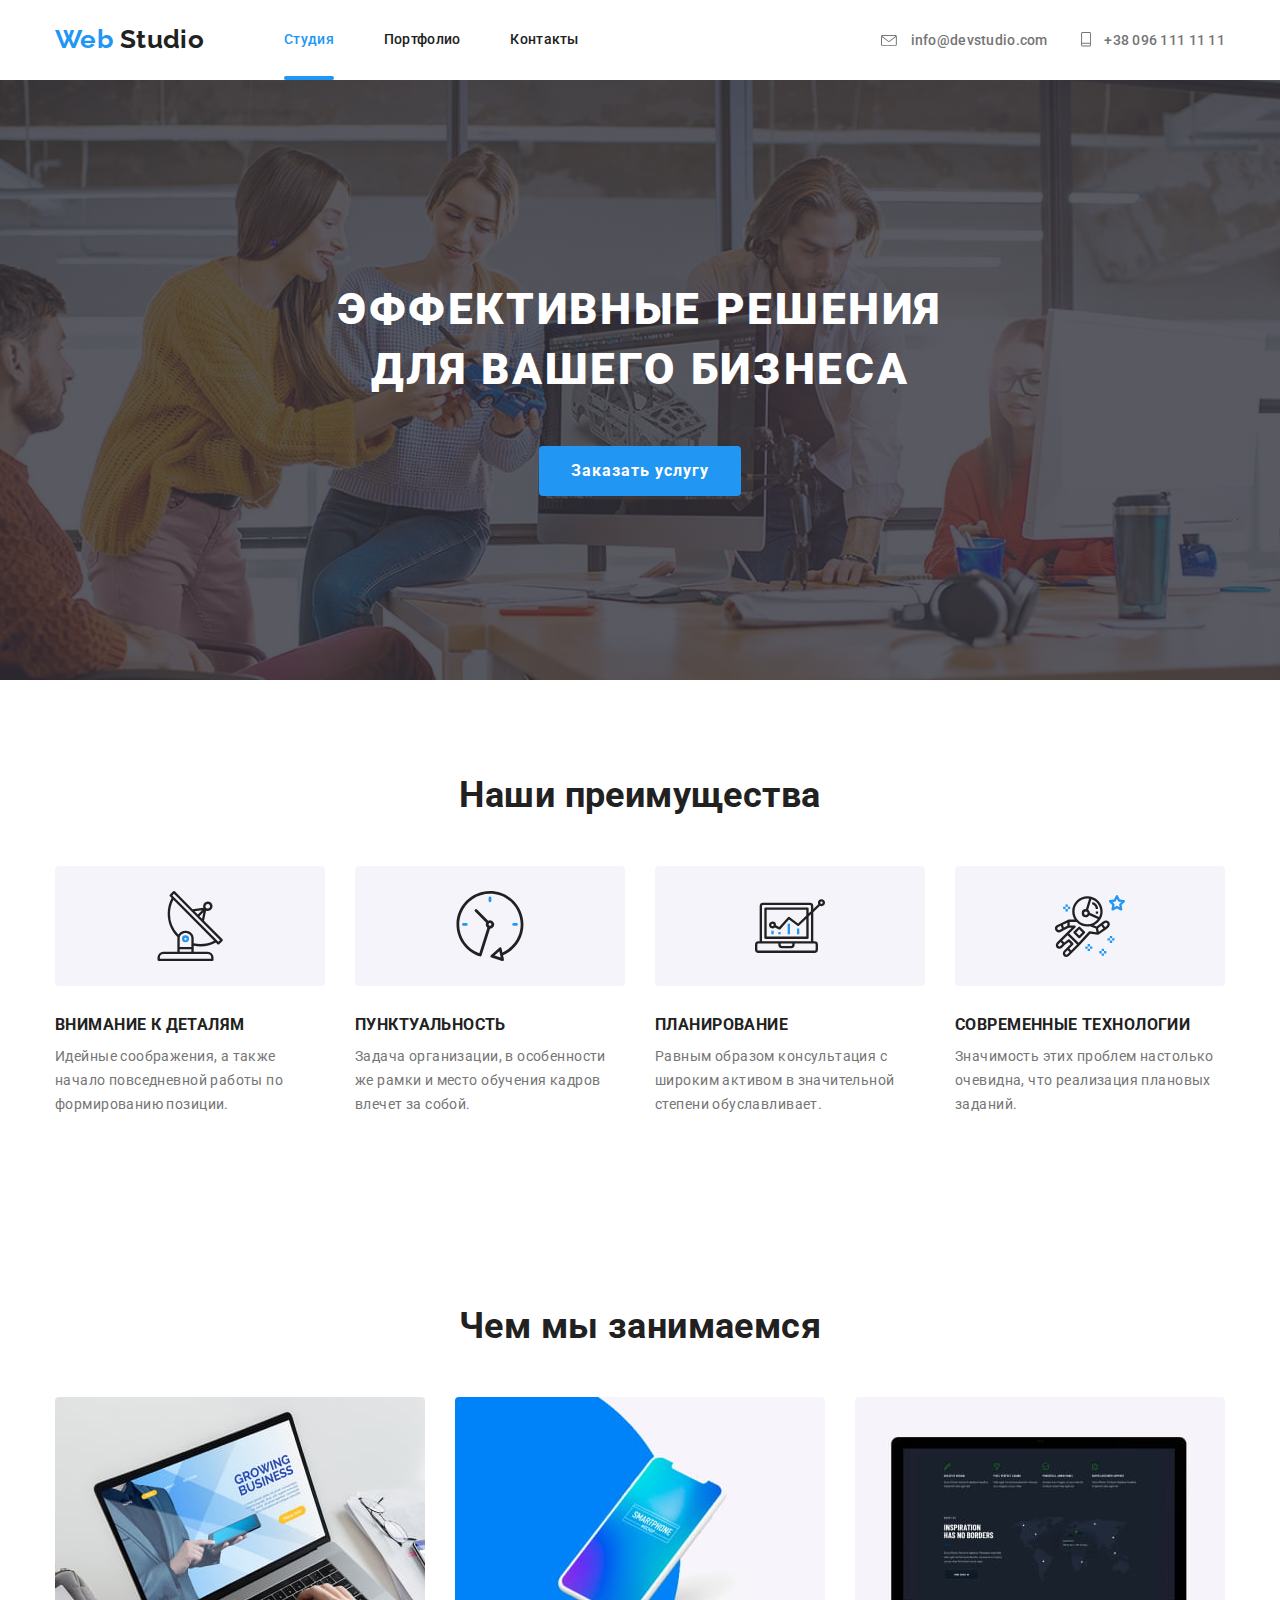
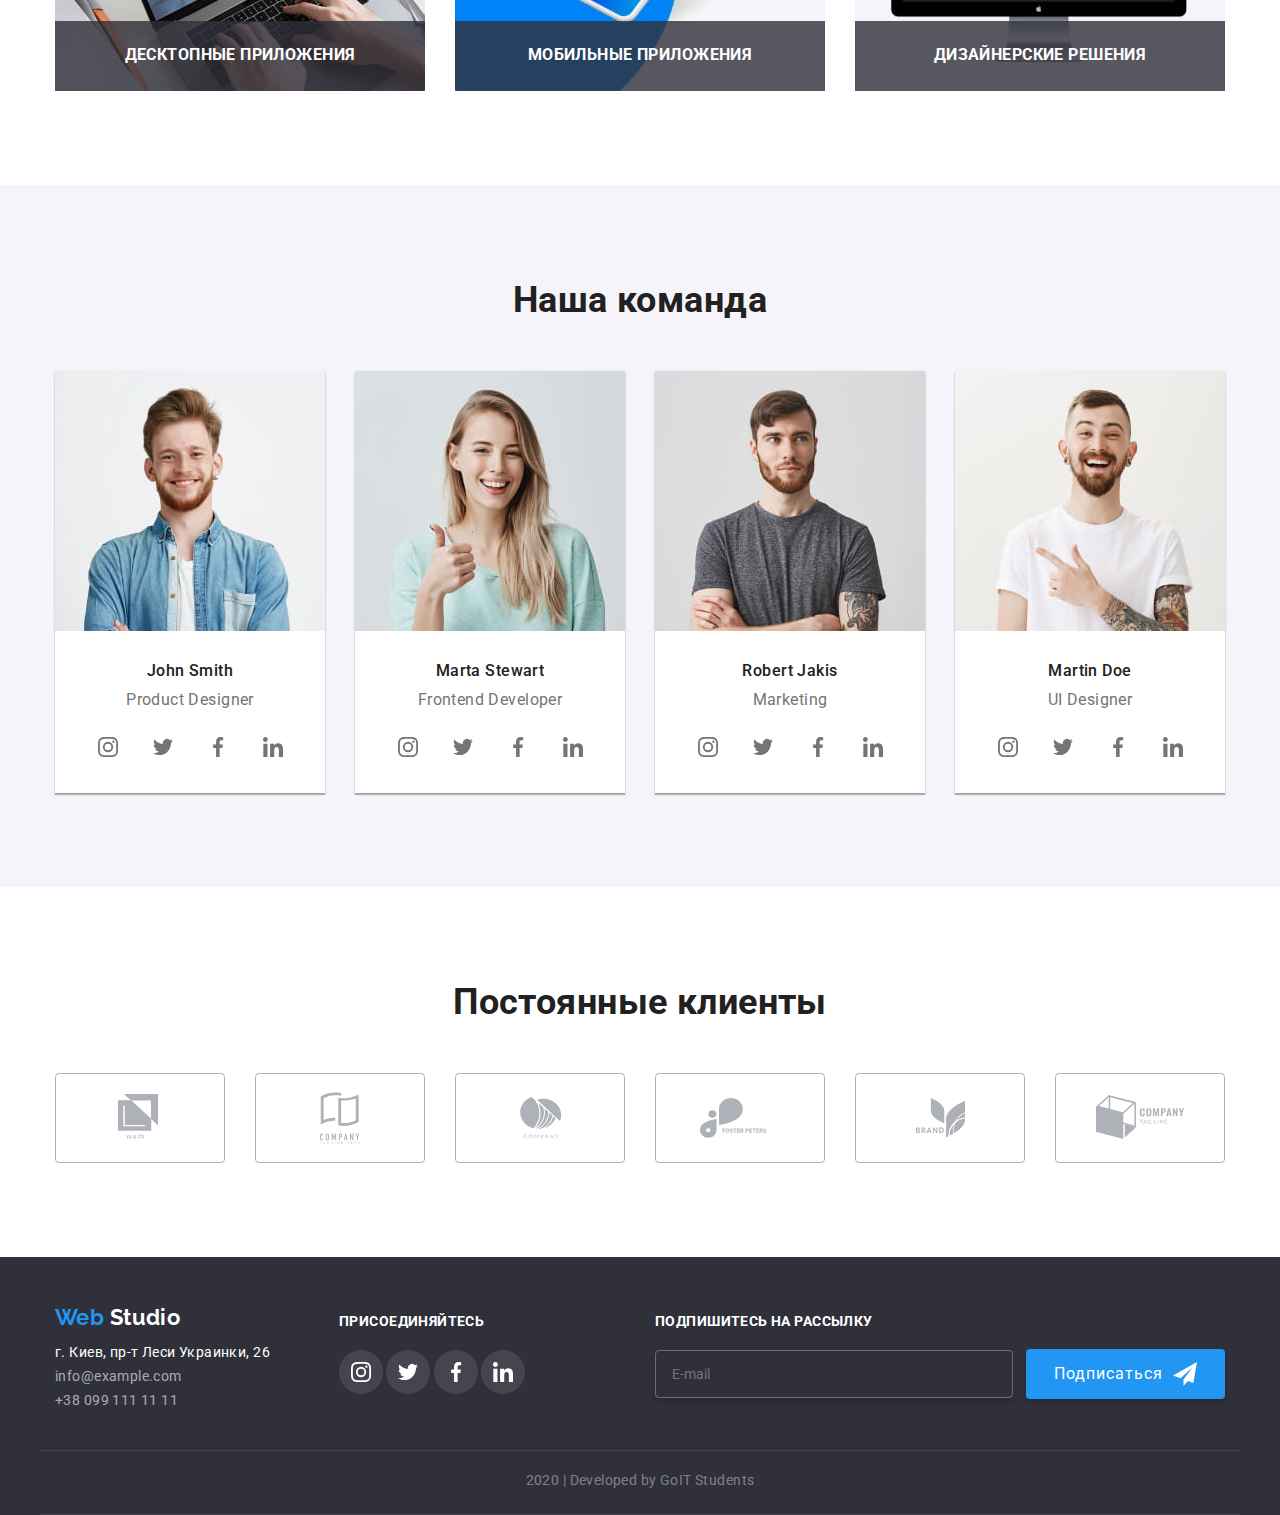
<file: index.html>
<!DOCTYPE html>
<html lang="ru">
  <head>
    <meta charset="UTF-8" />
    <meta name="viewport" content="width=device-width, initial-scale=1.0" />
    <title>Document</title>
    <link
      rel="stylesheet"
      href="https://fonts.googleapis.com/css2?family=Raleway:wght@700&family=Roboto:wght@500;700;900"
    />
    <link
      rel="stylesheet"
      href="https://cdnjs.cloudflare.com/ajax/libs/modern-normalize/0.6.0/modern-normalize.min.css"
    />
    <link rel="stylesheet" href="./css/main.css" />
  </head>
  <body>
    <!--Шапка-->
    <header>
      <div class="container main-nav">
        <a href="index.html" class="logo">
          <span class="logo-web">Web</span>
          Studio</a
        >
        <nav class="navigation-block">
          <ul class="site-nav">
            <li class="item">
              <a href="./index.html" class="link-page studio">Студия</a>
            </li>
            <li class="item">
              <a href="./portfolio.html" class="link-page portfolio"
                >Портфолио</a
              >
            </li>
            <li class="item"><a href="" class="link-page">Контакты</a></li>
          </ul>
        </nav>
        <div class="phone-email">
          <a href="mailto:info@devstudio.com" class="contacts">
            <svg class="icon-env" width="16px" height="11px">
              <use href="./images/sprite.svg#icon-envelope"></use>
            </svg>
            info@devstudio.com
          </a>
          <a href="tel:+380961111111" class="contacts">
            <svg class="icon-phone" width="10px" height="15px">
              <use href="images/sprite.svg#icon-phone"></use>
            </svg>
            +38 096 111 11 11
          </a>
        </div>
      </div>
    </header>
    <main>
      <!--Герой-->
      <section class="hero-section">
        <h1 class="hero-title">эффективные решения для вашего бизнеса</h1>
        <button class="button primary" data-modal-open>Заказать услугу</button>
        <!-- <a href="" class="button primary">Заказать услугу</a> -->
      </section>

      <!--Преимущества-->
      <section class="section advantages">
        <div class="container">
          <h2 class="section-title">Наши преимущества</h2>
          <ul class="advantages-list">
            <li class="item">
              <svg class="adv-icons">
                <use
                  href="./images/sprite.svg#icon-antenna"
                  width="70px"
                  height="70px"
                ></use>
              </svg>
              <h3 class="title">Внимание к деталям</h3>
              <p class="text">
                Идейные соображения, а также начало повседневной работы по
                формированию позиции.
              </p>
            </li>
            <li class="item">
              <svg class="adv-icons">
                <use
                  href="./images/sprite.svg#icon-clock"
                  width="70px"
                  height="70px"
                ></use>
              </svg>
              <h3 class="title">Пунктуальность</h3>
              <p class="text">
                Задача организации, в особенности же рамки и место обучения
                кадров влечет за собой.
              </p>
            </li>
            <li class="item">
              <svg class="adv-icons">
                <use
                  href="./images/sprite.svg#icon-notebook"
                  width="70px"
                  height="70px"
                ></use>
              </svg>
              <h3 class="title">Планирование</h3>
              <p class="text">
                Равным образом консультация с широким активом в значительной
                степени обуславливает.
              </p>
            </li>
            <li class="item">
              <svg class="adv-icons">
                <use
                  href="./images/sprite.svg#icon-astronaut"
                  width="70px"
                  height="70px"
                ></use>
              </svg>
              <h3 class="title">Современные технологии</h3>
              <p class="text">
                Значимость этих проблем настолько очевидна, что реализация
                плановых заданий.
              </p>
            </li>
          </ul>
        </div>
      </section>
      <!--Чем мы занимаемся-->
      <section class="section">
        <div class="container">
          <h2 class="section-title">Чем мы занимаемся</h2>
          <ul class="we-do">
            <li class="item-do">
              <img
                src="./images/notebook-we-do.jpg"
                alt="Ноутбук"
                class="img-do"
              />
              <h3 class="title">Десктопные приложения</h3>
            </li>
            <li class="item-do">
              <img
                src="./images/phone-we-do.jpg"
                alt="Смартфон"
                class="img-do"
              />
              <h3 class="title">Мобильные приложения</h3>
            </li>
            <li class="item-do">
              <img
                src="./images/imac-we-do.jpg"
                alt="Компьютер"
                class="img-do"
              />
              <h3 class="title">Дизайнерские решения</h3>
            </li>
          </ul>
        </div>
      </section>
      <!--Наша команда-->
      <section class="section our-team">
        <div class="container">
          <h2 class="section-title">Наша команда</h2>
          <ul class="team">
            <li class="item-team">
              <img
                src="./images/John-designer.jpg"
                alt="Фото продуктового дизайнера"
                class="worker-photo"
              />
              <h3 class="worker">John Smith</h3>
              <p class="profession">Product Designer</p>
              <ul class="soc-networks">
                <li class="item">
                  <a href="" class="icon-box">
                    <svg class="soc-icons" width="20px" height="20px">
                      <use href="./images/sprite.svg#icon-instagram"></use>
                    </svg>
                  </a>
                </li>
                <li class="item">
                  <a href="" class="icon-box">
                    <svg class="soc-icons" width="20px" height="20px">
                      <use href="./images/sprite.svg#icon-twitter"></use>
                    </svg>
                  </a>
                </li>
                <li class="item">
                  <a href="" class="icon-box">
                    <svg class="soc-icons" width="20px" height="20px">
                      <use href="./images/sprite.svg#icon-facebook"></use>
                    </svg>
                  </a>
                </li>
                <li class="item">
                  <a href="" class="icon-box">
                    <svg class="soc-icons" width="20px" height="20px">
                      <use href="./images/sprite.svg#icon-linkedin"></use>
                    </svg>
                  </a>
                </li>
              </ul>
            </li>
            <li class="item-team">
              <img
                src="./images/Marta-frontend.jpg"
                alt="Фото фронтенд разработчика"
                class="worker-photo"
              />
              <h3 class="worker">Marta Stewart</h3>
              <p class="profession">Frontend Developer</p>
              <ul class="soc-networks">
                <li class="item">
                  <a href="" class="icon-box">
                    <svg class="soc-icons" width="20px" height="20px">
                      <use href="./images/sprite.svg#icon-instagram"></use>
                    </svg>
                  </a>
                </li>
                <li class="item">
                  <a href="" class="icon-box">
                    <svg class="soc-icons" width="20px" height="20px">
                      <use href="./images/sprite.svg#icon-twitter"></use>
                    </svg>
                  </a>
                </li>
                <li class="item">
                  <a href="" class="icon-box">
                    <svg class="soc-icons" width="20px" height="20px">
                      <use href="./images/sprite.svg#icon-facebook"></use>
                    </svg>
                  </a>
                </li>
                <li class="item">
                  <a href="" class="icon-box">
                    <svg class="soc-icons" width="20px" height="20px">
                      <use href="./images/sprite.svg#icon-linkedin"></use>
                    </svg>
                  </a>
                </li>
              </ul>
            </li>
            <li class="item-team">
              <img
                src="./images/Robert-marketing.jpg"
                alt="Фото маркетолога"
                class="worker-photo"
              />
              <h3 class="worker">Robert Jakis</h3>
              <p class="profession">Marketing</p>
              <ul class="soc-networks">
                <li class="item">
                  <a href="" class="icon-box">
                    <svg class="soc-icons" width="20px" height="20px">
                      <use href="./images/sprite.svg#icon-instagram"></use>
                    </svg>
                  </a>
                </li>
                <li class="item">
                  <a href="" class="icon-box">
                    <svg class="soc-icons" width="20px" height="20px">
                      <use href="./images/sprite.svg#icon-twitter"></use>
                    </svg>
                  </a>
                </li>
                <li class="item">
                  <a href="" class="icon-box">
                    <svg class="soc-icons" width="20px" height="20px">
                      <use href="./images/sprite.svg#icon-facebook"></use>
                    </svg>
                  </a>
                </li>
                <li class="item">
                  <a href="" class="icon-box">
                    <svg class="soc-icons" width="20px" height="20px">
                      <use href="./images/sprite.svg#icon-linkedin"></use>
                    </svg>
                  </a>
                </li>
              </ul>
            </li>
            <li class="item-team">
              <img
                src="./images/Martin-ui.jpg"
                alt="Фото дизайнера"
                class="worker-photo"
              />
              <h3 class="worker">Martin Doe</h3>
              <p class="profession">UI Designer</p>
              <ul class="soc-networks">
                <li class="item">
                  <a href="" class="icon-box">
                    <svg class="soc-icons" width="20px" height="20px">
                      <use href="./images/sprite.svg#icon-instagram"></use>
                    </svg>
                  </a>
                </li>
                <li class="item">
                  <a href="" class="icon-box">
                    <svg class="soc-icons" width="20px" height="20px">
                      <use href="./images/sprite.svg#icon-twitter"></use>
                    </svg>
                  </a>
                </li>
                <li class="item">
                  <a href="" class="icon-box">
                    <svg class="soc-icons" width="20px" height="20px">
                      <use href="./images/sprite.svg#icon-facebook"></use>
                    </svg>
                  </a>
                </li>
                <li class="item">
                  <a href="" class="icon-box">
                    <svg class="soc-icons" width="20px" height="20px">
                      <use href="./images/sprite.svg#icon-linkedin"></use>
                    </svg>
                  </a>
                </li>
              </ul>
            </li>
          </ul>
        </div>
      </section>
      <!--Клиенты-->
      <section class="section">
        <div class="container">
          <h2 class="section-title">Постоянные клиенты</h2>
          <ul class="our-clients">
            <li class="item">
              <a href="" class="client-logo">
                <svg class="client-icon" width="44px" height="49px">
                  <use href="./images/sprite.svg#client-1"></use>
                </svg>
              </a>
            </li>
            <li class="item">
              <a href="" class="client-logo">
                <svg class="client-icon" width="40px" height="52px">
                  <use href="./images/sprite.svg#client-2"></use>
                </svg>
              </a>
            </li>
            <li class="item">
              <a href="" class="client-logo">
                <svg class="client-icon" width="41px" height="42px">
                  <use href="./images/sprite.svg#client-3"></use>
                </svg>
              </a>
            </li>
            <li class="item">
              <a href="" class="client-logo">
                <svg class="client-icon" width="80px" height="42px">
                  <use href="./images/sprite.svg#client-4"></use>
                </svg>
              </a>
            </li>
            <li class="item">
              <a href="" class="client-logo">
                <svg class="client-icon" width="49px" height="47px">
                  <use href="./images/sprite.svg#client-5"></use>
                </svg>
              </a>
            </li>
            <li class="item">
              <a href="" class="client-logo">
                <svg class="client-icon" width="88px" height="45px">
                  <use href="./images/sprite.svg#client-6"></use>
                </svg>
              </a>
            </li>
          </ul>
        </div>
      </section>
    </main>

    <footer class="footer">
      <div class="container">
        <div class="footer-address">
          <a href="/index.html" class="logo footer-logo">
            <span class="logo-web">Web</span>
            Studio
          </a>
          <address class="address-item">
            г. Киев, пр-т Леси Украинки, 26
            <a href="mailto:info@example.com" class="footer-contacts"
              >info@example.com</a
            >
            <a href="tel:+380991111111" class="footer-contacts"
              >+38 099 111 11 11</a
            ><br />
          </address>
        </div>
        <div class="call-action">
          <b class="action-text">присоединяйтесь</b>
          <ul>
            <li class="action-icons">
              <a class="footer-icons" href="">
                <svg width="20px" height="20px">
                  <use href="./images/sprite.svg#icon-instagram"></use>
                </svg>
              </a>
            </li>
            <li class="action-icons">
              <a class="footer-icons" href="">
                <svg width="20px" height="20px">
                  <use href="./images/sprite.svg#icon-twitter"></use>
                </svg>
              </a>
            </li>
            <li class="action-icons">
              <a class="footer-icons" href="">
                <svg width="20px" height="20px">
                  <use href="./images/sprite.svg#icon-facebook"></use>
                </svg>
              </a>
            </li>
            <li class="action-icons">
              <a class="footer-icons" href="">
                <svg class="icons" width="20px" height="20px">
                  <use href="./images/sprite.svg#icon-linkedin"></use>
                </svg>
              </a>
            </li>
          </ul>
        </div>
        <div class="subscription">
          <b class="subscription-title">Подпишитесь на рассылку</b>
          <form class="subscription-form">
            <input
              type="email"
              name="subscription-email"
              placeholder="E-mail"
              class="subscription-input"
            />
            <button type="submit" class="subscription-button">
              Подписаться
              <svg class="subscription-icon">
                <use href="./images/sprite.svg#subscription-icon"></use>
              </svg>
            </button>
          </form>
        </div>
      </div>
      <p class="container developed-by">2020 | Developed by GoIT Students</p>
    </footer>
    <div class="backdrop is-hidden" data-modal>
      <div class="modal-form">
        <button type="button" class="close-button" data-modal-close>
          <svg class="close-icon">
            <use href="./images/sprite.svg#form-close"></use>
          </svg>
        </button>
        <form>
          <p class="form-headline">Оставьте свои данные, мы вам перезвоним</p>
          <div class="form-field">
            <input
              type="text"
              name="name"
              id="name"
              class="form-input"
              placeholder=" "
            />
            <label for="name" class="form-label"> Имя</label>
            <svg class="icon-input" width="12" height="12">
              <use href="./images/sprite.svg#form-name"></use>
            </svg>
          </div>

          <div class="form-field">
            <input
              type="tel"
              name="tel"
              id="tel"
              class="form-input"
              placeholder=" "
            />
            <label for="tel" class="form-label">Телефон</label>
            <svg class="icon-input" width="12" height="12">
              <use href="./images/sprite.svg#form-phone"></use>
            </svg>
          </div>

          <div class="form-field">
            <input
              type="email"
              name="email"
              id="email"
              class="form-input"
              placeholder=" "
            />
            <label for="email" class="form-label">Почта</label>
            <svg class="icon-input" width="12" height="12">
              <use href="./images/sprite.svg#form-mail"></use>
            </svg>
          </div>

          <div class="form-field">
            <textarea
              name="comment"
              id="comment"
              rows="8"
              class="form-input"
              placeholder=" "
            ></textarea>
            <label for="comment" class="form-comment">Комментарий</label>
          </div>

          <div class="form-checkbox">
            <label class="checkbox-label">
              <input class="checkbox-input" type="checkbox" name="terms" />
              <span class="checkbox-icon"></span>
              Соглашаюсь с рассылкой и принимаю
              <a href="" class="checkbox-terms"> Условия договора</a>
            </label>
          </div>

          <button type="submit" class="button primary">Отправить</button>
          <br />
        </form>
      </div>
    </div>
    <script src="./js/modal.js"></script>
  </body>
</html>
</file>
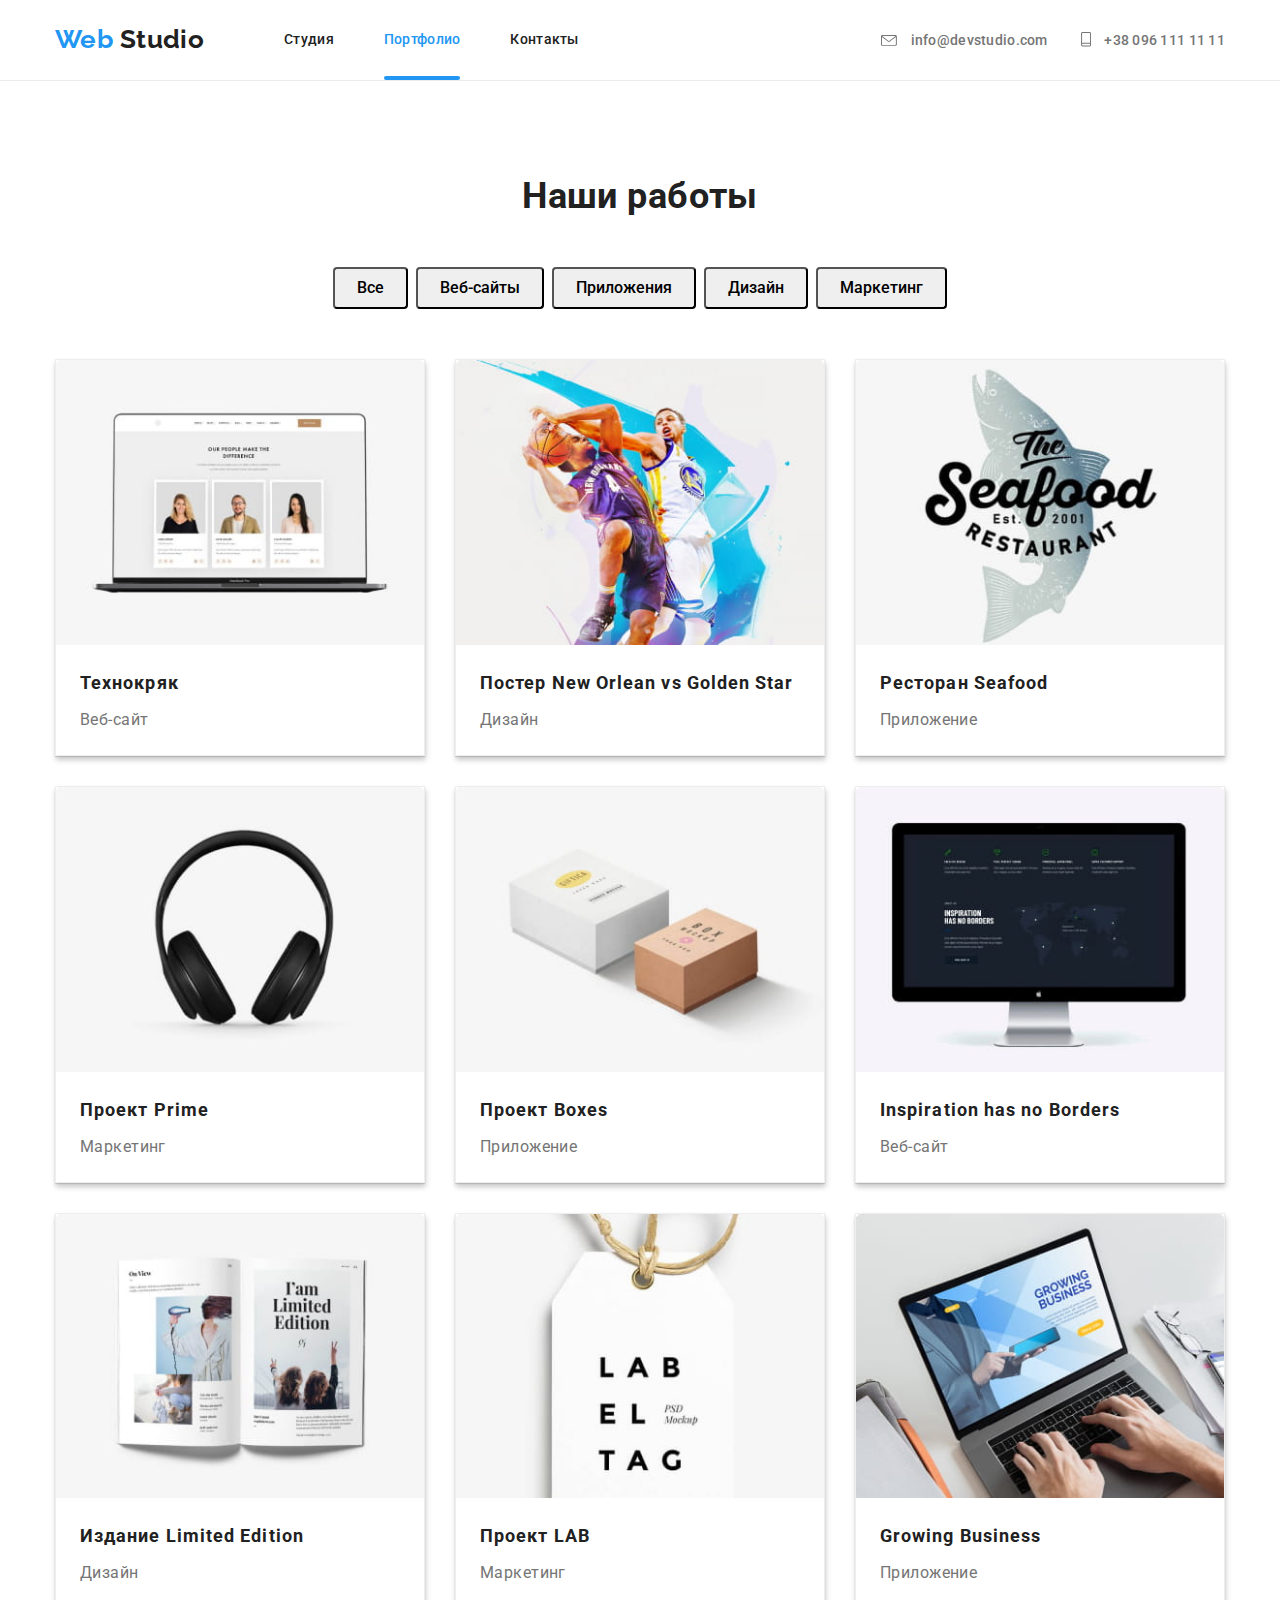
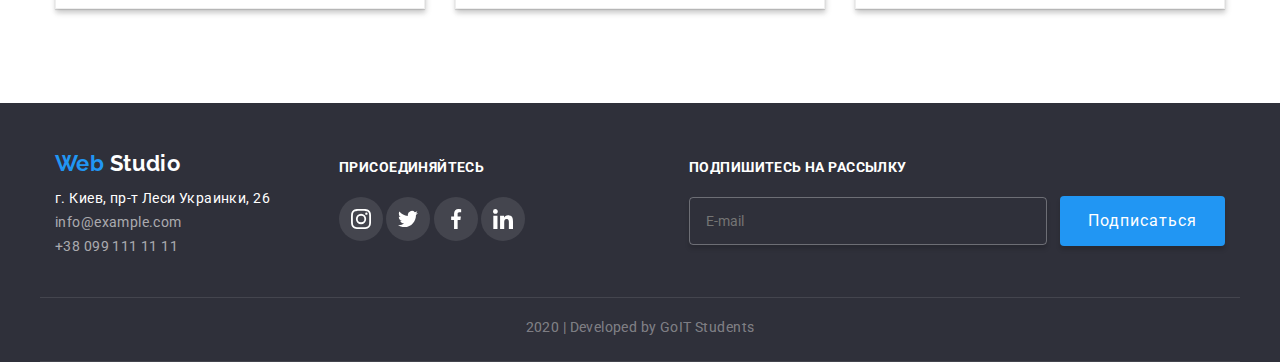
<file: portfolio.html>
<!DOCTYPE html>
<html lang="en">
  <head>
    <meta charset="UTF-8" />
    <meta name="viewport" content="width=device-width, initial-scale=1.0" />
    <title>Portfolio</title>
    <link
      rel="stylesheet"
      href="https://fonts.googleapis.com/css2?family=Raleway:wght@700&family=Roboto:wght@500;700;900"
    />
    <link
      rel="stylesheet"
      href="https://cdnjs.cloudflare.com/ajax/libs/modern-normalize/0.6.0/modern-normalize.min.css"
    />
    <link rel="stylesheet" href="./css/main.css" />
    <link rel="stylesheet" href="./css/portfolio.css" />
  </head>
  <body>
    <!--Шапка-->
    <header class="header-portfolio">
      <div class="container main-nav">
        <a href="index.html" class="logo">
          <span class="logo-web">Web</span>
          Studio</a
        >
        <nav class="navigation-block">
          <ul class="site-nav">
            <li class="item">
              <a href="./index.html" class="link-page">Студия</a>
            </li>
            <li class="item">
              <a href="./portfolio.html" class="link-page portfolio"
                >Портфолио</a
              >
            </li>
            <li class="item"><a href="" class="link-page">Контакты</a></li>
          </ul>
        </nav>
        <div class="phone-email">
          <a href="mailto:info@devstudio.com" class="contacts">
            <svg class="icon-env" width="16px" height="11px">
              <use href="./images/sprite.svg#icon-envelope"></use>
            </svg>
            info@devstudio.com
          </a>
          <a href="tel:+380961111111" class="contacts">
            <svg class="icon-phone" width="10px" height="15px">
              <use href="images/sprite.svg#icon-phone"></use>
            </svg>
            +38 096 111 11 11
          </a>
        </div>
      </div>
    </header>
    <main>
      <div class="container">
        <section class="section">
          <h1 class="section-title">Наши работы</h1>
          <ul class="filter">
            <li class="item">
              <button type="button" class="filter-button">Все</button>
            </li>
            <li class="item">
              <button type="button" class="filter-button">Веб-сайты</button>
            </li>
            <li class="item">
              <button type="button" class="filter-button">Приложения</button>
            </li>
            <li class="item">
              <button type="button" class="filter-button">Дизайн</button>
            </li>
            <li class="item">
              <button type="button" class="filter-button">Маркетинг</button>
            </li>
          </ul>
          <ul class="our-portfolio">
            <li class="portfolio-item">
              <a href="" class="link">
                <div class="overlay">
                  <img
                    src="./images/portfolio-tekhnokryak.jpg"
                    alt="Веб-сайт технокряк"
                  />
                  <p class="text-card">
                    Технокряк это современная площадка распространения
                    коронавируса. Компании используют эту платформу для
                    цифрового шпионажа и атак на защищённые сервера конкурентов.
                  </p>
                </div>
                <div class="box-text">
                  <h2 class="portfolio-title">Технокряк</h2>
                  <p class="portfolio-description">Веб-сайт</p>
                </div>
              </a>
            </li>
            <li class="portfolio-item">
              <a href="" class="link">
                <div class="overlay">
                  <img
                    src="./images/portfolio-baskeball.jpg"
                    alt="Постер New Orlean vs Golden Star"
                  />
                  <p class="text-card">
                    Технокряк это современная площадка распространения
                    коронавируса. Компании используют эту платформу для
                    цифрового шпионажа и атак на защищённые сервера конкурентов.
                  </p>
                </div>
                <div class="box-text">
                  <h2 class="portfolio-title">
                    Постер New Orlean vs Golden Star
                  </h2>
                  <p class="portfolio-description">Дизайн</p>
                </div>
              </a>
            </li>
            <li class="portfolio-item">
              <a href="" class="link">
                <div class="overlay">
                  <img
                    src="./images/portfolio-seafood.jpg"
                    alt="Логотип ресторана Seafood"
                  />
                  <p class="text-card">
                    Технокряк это современная площадка распространения
                    коронавируса. Компании используют эту платформу для
                    цифрового шпионажа и атак на защищённые сервера конкурентов.
                  </p>
                </div>
                <div class="box-text">
                  <h2 class="portfolio-title">Ресторан Seafood</h2>
                  <p class="portfolio-description">Приложение</p>
                </div>
              </a>
            </li>
            <li class="portfolio-item">
              <a href="" class="link">
                <div class="overlay">
                  <img
                    src="./images/portfolio-headset.jpg"
                    alt="Фото наушников"
                  />
                  <p class="text-card">
                    Технокряк это современная площадка распространения
                    коронавируса. Компании используют эту платформу для
                    цифрового шпионажа и атак на защищённые сервера конкурентов.
                  </p>
                </div>
                <div class="box-text">
                  <h2 class="portfolio-title">Проект Prime</h2>
                  <p class="portfolio-description">Маркетинг</p>
                </div>
              </a>
            </li>
            <li class="portfolio-item">
              <a href="" class="link">
                <div class="overlay">
                  <img
                    src="./images/portfolio-boxes.jpg"
                    alt="Макет коробочек"
                  />
                  <p class="text-card">
                    Технокряк это современная площадка распространения
                    коронавируса. Компании используют эту платформу для
                    цифрового шпионажа и атак на защищённые сервера конкурентов.
                  </p>
                </div>
                <div class="box-text">
                  <h2 class="portfolio-title">Проект Boxes</h2>
                  <p class="portfolio-description">Приложение</p>
                </div>
              </a>
            </li>
            <li class="portfolio-item">
              <a href="" class="link">
                <div class="overlay">
                  <img
                    src="./images/portfolio-imac.jpg "
                    alt="Веб-сайт Inspiration has no Borders"
                  />
                  <p class="text-card">
                    Технокряк это современная площадка распространения
                    коронавируса. Компании используют эту платформу для
                    цифрового шпионажа и атак на защищённые сервера конкурентов.
                  </p>
                </div>
                <div class="box-text">
                  <h2 class="portfolio-title">Inspiration has no Borders</h2>
                  <p class="portfolio-description">Веб-сайт</p>
                </div>
              </a>
            </li>
            <li class="portfolio-item">
              <a href="" class="link">
                <div class="overlay">
                  <img
                    src="./images/portfolio-magazine.jpg"
                    alt="Журнал Limited Edition"
                  />
                  <p class="text-card">
                    Технокряк это современная площадка распространения
                    коронавируса. Компании используют эту платформу для
                    цифрового шпионажа и атак на защищённые сервера конкурентов.
                  </p>
                </div>
                <div class="box-text">
                  <h2 class="portfolio-title">Издание Limited Edition</h2>
                  <p class="portfolio-description">Дизайн</p>
                </div>
              </a>
            </li>
            <li class="portfolio-item">
              <a href="" class="link">
                <div class="overlay">
                  <img src="./images/portfolio-lab.jpg" alt="Бирка Lab" />
                  <p class="text-card">
                    Технокряк это современная площадка распространения
                    коронавируса. Компании используют эту платформу для
                    цифрового шпионажа и атак на защищённые сервера конкурентов.
                  </p>
                </div>
                <div class="box-text">
                  <h2 class="portfolio-title">Проект LAB</h2>
                  <p class="portfolio-description">Маркетинг</p>
                </div>
              </a>
            </li>
            <li class="portfolio-item">
              <a href="" class="link">
                <div class="overlay">
                  <img
                    src="./images/portfolio-notebook.jpg"
                    alt="Приложение Growing Business"
                  />
                  <p class="text-card">
                    Технокряк это современная площадка распространения
                    коронавируса. Компании используют эту платформу для
                    цифрового шпионажа и атак на защищённые сервера конкурентов.
                  </p>
                </div>
                <div class="box-text">
                  <h2 class="portfolio-title">Growing Business</h2>
                  <p class="portfolio-description">Приложение</p>
                </div>
              </a>
            </li>
          </ul>
        </section>
      </div>
    </main>
    <footer class="footer">
      <div class="container">
        <div class="footer-address">
          <a href="/index.html" class="logo footer-logo">
            <span class="logo-web">Web</span>
            Studio
          </a>
          <address class="address-item">
            г. Киев, пр-т Леси Украинки, 26
            <a href="mailto:info@example.com" class="footer-contacts"
              >info@example.com</a
            >
            <a href="tel:+380991111111" class="footer-contacts"
              >+38 099 111 11 11</a
            ><br />
          </address>
        </div>
        <div class="call-action">
          <b class="action-text">присоединяйтесь</b>
          <ul>
            <li class="action-icons">
              <a class="footer-icons" href="">
                <svg width="20px" height="20px">
                  <use href="./images/sprite.svg#icon-instagram"></use>
                </svg>
              </a>
            </li>
            <li class="action-icons">
              <a class="footer-icons" href="">
                <svg width="20px" height="20px">
                  <use href="./images/sprite.svg#icon-twitter"></use>
                </svg>
              </a>
            </li>
            <li class="action-icons">
              <a class="footer-icons" href="">
                <svg width="20px" height="20px">
                  <use href="./images/sprite.svg#icon-facebook"></use>
                </svg>
              </a>
            </li>
            <li class="action-icons">
              <a class="footer-icons" href="">
                <svg class="icons" width="20px" height="20px">
                  <use href="./images/sprite.svg#icon-linkedin"></use>
                </svg>
              </a>
            </li>
          </ul>
        </div>
        <div class="subscription">
          <b class="subscription-title">Подпишитесь на рассылку</b>
          <form class="subscription-form">
            <input
              type="email"
              name="subscription-email"
              placeholder="E-mail"
              class="subscription-input"
            />
            <button type="submit" class="subscription-button">
              Подписаться
            </button>
          </form>
        </div>
      </div>
      <p class="container developed-by">2020 | Developed by GoIT Students</p>
    </footer>
  </body>
</html>
</file>
<file: css/main.css>
/* collor: #2196F3 - logo and all hover/focus elements
color: #757575  - цвет основого текста
color: #212121 - цвет вторичного текста
color: #FFFFFF - белый цвет (фон и текст)
color: #F5F4FA - вторичный цвет фона
color: rgba(255, 255, 255, 0.6) - цвет текста в футтере
color: #2F303A - фон футтера
*/

:root {
  --primary-text-color: #757575;
  --secondary-text-color: #212121;
  --accent-color: #2196f3;
  --primary-white-color: #ffffff;
  --secondary-bg-color: #f5f4fa;
  --footer-bg-color: #2f303a;
  --primary-icons-color: #afb1b8;
  --cubic-bezier-standard: cubic-bezier(0.4, 0, 0.2, 1);
}

body {
  background-color: var(--primary-white-color);
  color: var(--primary-text-color);
  font-family: Roboto, sans-serif;
  font-size: 14px;
  letter-spacing: 0.03em;
}

/* Logo header*/

.logo {
  font-family: Raleway, sans-serif;
  color: var(--secondary-text-color);
  font-weight: 700;
  font-size: 26px;
  line-height: 1.2;
  text-decoration: none;

  transition: color 250ms var(--cubic-bezier-standard);
}

.logo-web {
  font-family: Raleway, sans-serif;
  color: var(--accent-color);
}

.logo:hover,
.logo:focus {
  color: var(--accent-color);
}

ul {
  margin: 0;
  padding: 0;
  list-style: none;
}

/* Container */
.container {
  margin: 0 auto;
  width: 1200px;
  padding-left: 15px;
  padding-right: 15px;
}

/* Site navigation */

.main-nav {
  display: flex;
  align-items: center;
}

.navigation-block {
  margin-left: 80px;
}

.site-nav {
  display: flex;
}

.site-nav .item:not(:last-child) {
  margin-right: 50px;
}

.site-nav .link-page {
  position: relative;
  display: block;
  padding-top: 32px;
  padding-bottom: 32px;

  color: var(--secondary-text-color);
  font-weight: 500;
  line-height: 1.14;
  letter-spacing: 0.02em;
  text-decoration: none;

  transition: color 250ms var(--cubic-bezier-standard);
}

.link-page.studio {
  color: var(--accent-color);
}

.studio::after {
  content: "";

  position: absolute;
  bottom: 0;
  left: 0;
  width: 100%;
  height: 4px;
  background: #2196f3;
  border-radius: 2px;
}

.site-nav a:hover,
.site-nav a:focus {
  color: var(--accent-color);
}

/* Contacts */

.contacts {
  color: var(--primary-text-color);
  font-weight: 500;
  line-height: 1.14;
  letter-spacing: 0.02em;

  transition: color 250ms var(--cubic-bezier-standard);
}

.contacts:hover,
.contacts:focus {
  color: var(--accent-color);
}

.icon-env,
.icon-phone {
  fill: currentColor;
  margin-right: 10px;
}

.phone-email {
  display: inline-block;
  margin-left: auto;
}

.phone-email .contacts + .contacts {
  margin-left: 30px;
}

.phone-email > .contacts {
  padding-top: 32px;
  padding-bottom: 32px;
  text-decoration: none;
}

.contacts .icon-env {
  vertical-align: middle;
  display: inline-block;
}
.contacts .icon-phone {
  vertical-align: top;
  display: inline-block;
}

/* Hero */
.hero-section {
  max-width: 1600px;
  height: 600px;
  margin-left: auto;
  margin-right: auto;
  background-size: cover;
  background-position: center;
  background-repeat: no-repeat;
  background-image: linear-gradient(
      to right,
      rgba(47, 48, 58, 0.8),
      rgba(47, 48, 58, 0.8)
    ),
    url(../images/hero-bg.jpg);
  text-align: center;
}

.hero-title {
  margin-top: 0px;
  margin-bottom: 46px;
  margin-left: auto;
  margin-right: auto;
  padding-top: 200px;
  width: 646px;
  color: var(--primary-white-color);
  font-weight: 900;
  font-size: 44px;
  line-height: 1.36;
  letter-spacing: 0.06em;
  text-transform: uppercase;
}

/* Section */

.section {
  padding-top: 94px;
  padding-bottom: 94px;
}

.section-title {
  margin-top: 0;
  margin-bottom: 50px;
  color: var(--secondary-text-color);
  font-weight: 700;
  font-size: 36px;
  line-height: 1.17;
  text-align: center;
}

/* Advantages */

.advantages-list {
  display: flex;
}

.advantages-list .item {
  width: 270px;
}

.adv-icons {
  display: block;
  width: 270px;
  height: 120px;
  padding: 25px 100px;
  background-color: var(--secondary-bg-color);
  border-radius: 4px;
}

.advantages-list .item + .item {
  margin-left: 30px;
}

.advantages-list .title {
  margin-top: 30px;
  margin-bottom: 10px;
  color: var(--secondary-text-color);
  font-weight: 700;
  line-height: 1.14;
  text-transform: uppercase;
}

.advantages-list .text {
  margin-top: 0px;
  margin-bottom: 0px;
  line-height: 1.71;
}

/* What we do */

.we-do {
  display: flex;
}

.we-do .item-do + .item-do {
  margin-left: 30px;
}

.item-do .img-do {
  display: block;
  border-radius: 4px;
}

.item-do {
  position: relative;
}

.item-do > .title {
  position: absolute;
  bottom: 0;
  width: 100%;
  height: 70px;
}

.we-do .title {
  display: flex;
  align-items: center;
  justify-content: center;
  margin-top: 0px;
  margin-bottom: 0px;
  color: var(--primary-white-color);
  font-weight: 700;
  line-height: 1.14;
  text-transform: uppercase;
  background-color: rgba(47, 48, 58, 0.8);
}

/* Our team */

.team {
  display: flex;
}

.item-team {
  padding-bottom: 24px;
  background-color: var(--primary-white-color);
  box-shadow: 0px 2px 1px rgba(0, 0, 0, 0.2), 0px 1px 1px rgba(0, 0, 0, 0.14),
    0px 1px 3px rgba(0, 0, 0, 0.12);
  width: 270px;
}

.team .item-team + .item-team {
  margin-left: 30px;
}

.worker-photo {
  display: block;
  margin-bottom: 30px;
}

.section.our-team {
  background-color: var(--secondary-bg-color);
}

.team .worker {
  margin-top: 0;
  margin-bottom: 10px;
  color: var(--secondary-text-color);
  font-weight: 500;
  font-size: 16px;
  line-height: 1.19;
  text-align: center;
}

.team .profession {
  margin-top: 0;
  margin-bottom: 16px;
  font-size: 16px;
  line-height: 1.19;
  text-align: center;
}

.soc-networks {
  display: flex;
  justify-content: center;
}

.soc-networks .item + .item {
  margin-left: 11px;
}

.icon-box {
  display: flex;
  align-items: center;
  justify-content: center;
  width: 44px;
  height: 44px;
  border-radius: 50%;
  color: var(--soc-icons-color);

  transition: background-color 250ms var(--cubic-bezier-standard),
    color 250ms var(--cubic-bezier-standard);
}

.soc-icons {
  fill: currentColor;
}

.icon-box:hover {
  color: var(--primary-white-color);
  background-color: var(--accent-color);
}

/* Our clients */

.our-clients {
  display: flex;
  justify-content: center;
}

.our-clients .item + .item {
  margin-left: 30px;
}

.client-logo {
  display: flex;
  width: 170px;
  height: 90px;
  border: 1px solid var(--primary-icons-color);
  border-radius: 4px;
  align-items: center;
  justify-content: center;
  color: var(--primary-icons-color);
  fill: currentColor;

  transition: border 250ms var(--cubic-bezier-standard),
    color 250ms var(--cubic-bezier-standard);
}

.client-logo:hover {
  color: var(--accent-color);
  border: 1px solid var(--accent-color);
}

/* Footer */
.footer {
  color: var(--primary-white-color);
  background-color: var(--footer-bg-color);
}

.footer > .container {
  display: flex;
  border-bottom: 1px solid rgba(255, 255, 255, 0.1);
}

.footer-address {
  padding-top: 48px;
}

.footer-logo {
  display: block;
  font-weight: 700;
  font-size: 22px;
  line-height: 1.18;
  margin: 0;
  padding-bottom: 10px;
  color: var(--primary-white-color);
}

.address-item {
  font-size: 14px;
  line-height: 1.71;
  font-style: normal;
}

.footer-contacts {
  display: block;
  color: rgba(255, 255, 255, 0.6);
  text-decoration: none;
  font-style: normal;

  transition: color 250ms var(--cubic-bezier-standard);
}

.footer-contacts:hover,
.footer-contacts:focus {
  color: var(--accent-color);
}

.call-action {
  padding-top: 56px;
  padding-bottom: 56px;
  margin-left: 69px;
}

.action-text {
  display: block;
  text-transform: uppercase;
  margin: 0;
  margin-bottom: 21px;
}

.action-icons {
  display: inline-block;
}

.footer-icons {
  display: flex;
  border-radius: 50%;
  align-items: center;
  justify-content: center;
  width: 44px;
  height: 44px;
  fill: var(--primary-white-color);
  background-color: rgba(255, 255, 255, 0.1);

  transition: background-color 250ms var(--cubic-bezier-standard);
}

.footer-icons:hover {
  background-color: var(--accent-color);
}

.subscription {
  margin-left: auto;
  padding-top: 56px;
}

.subscription-title {
  display: inline-block;
  text-transform: uppercase;
  padding-bottom: 20px;
}

.subscription-input {
  width: 358px;
  padding-top: 15px;
  padding-bottom: 15px;
  padding-left: 16px;
  background-color: inherit;
  border: 1px solid rgba(255, 255, 255, 0.3);
  box-shadow: 0px 4px 4px rgba(0, 0, 0, 0.15);
  border-radius: 4px;
  color: var(--primary-white-color);
}

.subscription-button {
  display: inline-flex;
  background-color: var(--accent-color);
  color: var(--primary-white-color);
  align-items: center;

  padding: 10px 28px;
  margin-left: 10px;
  font-size: 16px;
  line-height: 30px;
  letter-spacing: 0.06em;
  border-radius: 4px;
  box-shadow: 0px 4px 4px rgba(0, 0, 0, 0.15);
  border: transparent;
}

.subscription-icon {
  margin-left: 10px;
  width: 24px;
  height: 24px;
}

.developed-by {
  margin-top: 0;
  margin-bottom: 0;
  padding-top: 18px;
  padding-bottom: 21px;
  color: rgba(255, 255, 255, 0.4);
  font-size: 14px;
  line-height: 1.71;
  justify-content: center;
}

/* Buttons */
.button {
  display: inline-block;
  border-radius: 4px;
  color: var(--secondary-text-color);
  background-color: var(--primary-white-color);
  text-decoration: none;
  padding: 10px 32px;
  min-width: 200px;
}

.button.primary {
  color: var(--primary-white-color);
  background-color: var(--accent-color);
  border: transparent;
}

.hero-section .button.primary {
  font-weight: 700;
  font-size: 16px;
  align-items: center;
  text-align: center;
  line-height: 1.88;
  letter-spacing: 0.06em;
  margin-right: auto;
  margin-left: auto;
}

img {
  display: block;
  max-width: 100%;
  height: auto;
}

/* Modal window */

.backdrop {
  position: fixed;
  width: 100%;
  height: 100%;

  top: 0;
  left: 0;

  background-color: rgba(0, 0, 0, 0.2);

  transition: opacity 250ms var(--cubic-bezier-standard);
}

.backdrop.is-hidden {
  opacity: 0;
  pointer-events: none;
}

.modal-form {
  position: relative;
  top: 50%;
  left: 50%;
  transform: translate(-50%, -50%);
  padding: 40px;

  width: 528px;

  background-color: var(--primary-white-color);
  box-shadow: 0px 2px 1px rgba(0, 0, 0, 0.2), 0px 1px 1px rgba(0, 0, 0, 0.14),
    0px 1px 3px rgba(0, 0, 0, 0.12);
  border-radius: 4px;
}

.close-button {
  position: absolute;
  display: flex;
  align-items: center;
  justify-content: center;
  top: 0;
  right: 0;
  transform: translate(30%, -30%);
  width: 30px;
  height: 30px;
  background-color: var(--primary-white-color);
  border-radius: 50%;
  border: none;
  box-shadow: 0px 2px 1px rgba(0, 0, 0, 0.2), 0px 1px 1px rgba(0, 0, 0, 0.14),
    0px 1px 3px rgba(0, 0, 0, 0.12);
}

.close-icon {
  width: 11px;
  height: 11px;
}

.form-headline {
  color: var(--secondary-text-color);
  font-weight: 700;
  font-size: 20px;
  line-height: 1.15;
  text-align: center;

  letter-spacing: 0.03em;
}

.form-field {
  position: relative;
  display: flex;
  flex-direction: column;
  margin-top: 28px;
}

.form-field > .form-input {
  margin: 0;
  padding-top: 14px;
  padding-bottom: 14px;
  padding-left: 42px;
  border: 1px solid rgba(33, 33, 33, 0.2);
  box-sizing: border-box;
  border-radius: 4px;
}

.form-label {
  position: absolute;
  top: 50%;
  left: 42px;
  font-size: 14px;
  line-height: 1.14;
  letter-spacing: 0.01em;
  transform: translateY(-50%);
}

.icon-input {
  position: absolute;
  top: 50%;
  left: 14px;
  transform: translateY(-50%);
  fill: currentcolor;
}

.form-input:focus ~ .icon-input {
  fill: var(--accent-color);
}

.form-comment {
  position: absolute;
  top: 12px;
  left: 16px;
  font-size: 14px;
  line-height: 1.14;
  letter-spacing: 0.01em;
}

.form-input:focus + .form-label,
.form-input:not(:placeholder-shown) + .form-label {
  color: var(--accent-color);
  transform: translateY(-42px) translateX(-24px);
  transition: transform 250ms var(--cubic-bezier-standard);
}

.form-input:focus + .form-comment,
.form-input:not(:placeholder-shown) + .form-comment {
  color: var(--accent-color);
  transform: translateY(-38px);
  transition: transform 250ms var(--cubic-bezier-standard);
}

textarea {
  resize: none;
}

.form-checkbox {
  display: flex;
  justify-content: center;
  margin-top: 20px;
  margin-bottom: 30px;
  font-size: 14px;
  line-height: 1.71;
  letter-spacing: 0.03em;
}

.checkbox-label {
  display: flex;
  align-items: center;
}

.checkbox-input {
  -webkit-appearance: none;
  -moz-appearance: none;
  appearance: none;
}

.checkbox-icon {
  display: inline-block;
  width: 15px;
  height: 15px;
  border: 2px solid var(--secondary-text-color);
  border-radius: 2px;
  margin-right: 8px;
}

.checkbox-input:checked + .checkbox-icon {
  background-color: var(--accent-color);
  background-image: url(../images/icon-check.svg);
  background-size: contain;
  background-origin: border-box;
  border: none;
}

.checkbox-terms {
  color: var(--accent-color);
  text-decoration: underline;
}

.modal-form .button {
  display: block;
  padding: 10px 55px;
  font-weight: 700;
  font-size: 16px;
  line-height: 1.87;
  letter-spacing: 0.06em;
  margin-left: auto;
  margin-right: auto;
  box-shadow: 0px 4px 4px rgba(0, 0, 0, 0.15);
}
</file>
<file: css/portfolio.css>
/* Site nav */
.link-page.portfolio {
  color: var(--accent-color);
}

.portfolio::after {
  content: "";

  position: absolute;
  bottom: 0;
  left: 0;
  width: 100%;
  height: 4px;
  background: #2196f3;
  border-radius: 2px;
}

.header-portfolio {
  border-bottom: 1px solid #ececec;
}

/* Filter buttons */

.filter {
  display: flex;
  align-items: center;
  justify-content: center;
  margin-bottom: 50px;
}

.filter .item + .item {
  margin-left: 8px;
}

.filter-button {
  font-weight: 500;
  font-size: 16px;
  line-height: 1.63;
  text-align: center;
  min-width: 73px;
  padding: 6px 22px;
  border-radius: 4px;
}

.filter-button:focus,
.filter-button:hover {
  color: var(--primary-white-color);
  background-color: var(--accent-color);
  box-shadow: 0px 2px 2px rgba(0, 0, 0, 0.12), 0px 1px 2px rgba(0, 0, 0, 0.08),
    0px 3px 1px rgba(0, 0, 0, 0.1);
}

/* Our portfolio */

.our-portfolio {
  display: flex;
  flex-wrap: wrap;
}

.our-portfolio .portfolio-item {
  width: 370px;
  margin-right: 30px;
  margin-bottom: 30px;
  border: 1px solid #eeeeee;
  box-shadow: 1px 4px 6px rgba(0, 0, 0, 0.16), 0px 4px 4px rgba(0, 0, 0, 0.06),
    0px 1px 1px rgba(0, 0, 0, 0.12);
}

.our-portfolio > .portfolio-item:nth-child(3n) {
  margin-right: 0;
}

.our-portfolio > .portfolio-item:nth-last-child(-n + 3) {
  margin-bottom: 0;
}

.our-portfolio .link {
  color: var(--secondary-text-color);
  text-decoration: none;
}

.overlay {
  position: relative;
  overflow: hidden;
}

.our-portfolio .text-card {
  position: absolute;
  top: 0;
  right: 0;
  font-size: 18px;
  line-height: 1.55;
  color: var(--primary-white-color);
  margin: 0;
  padding: 63px 24px;
  opacity: 0;
  transition: 250ms var(--cubic-bezier-standard);
}

.portfolio-item:hover .overlay::before,
.portfolio-item:hover .text-card {
  opacity: 1;
  transform: translateY(0);
}

.overlay::before {
  position: absolute;

  content: "";
  display: block;

  width: 100%;
  height: 100%;
  background-color: rgba(33, 150, 243, 0.9);
  opacity: 0;
  transform: translateY(100%);
  transition: 250ms var(--cubic-bezier-standard);
}

.our-portfolio .box-text {
  padding-top: 20px;
  padding-bottom: 20px;
  padding-left: 24px;
  padding-right: 24px;
}

.portfolio-title {
  font-weight: 700;
  font-size: 18px;
  line-height: 2;
  letter-spacing: 0.06em;
  margin: 0;
  margin-bottom: 4px;
}

.portfolio-description {
  font-size: 16px;
  line-height: 1.88;
  color: var(--primary-text-color);
  margin: 0;
}
</file>
